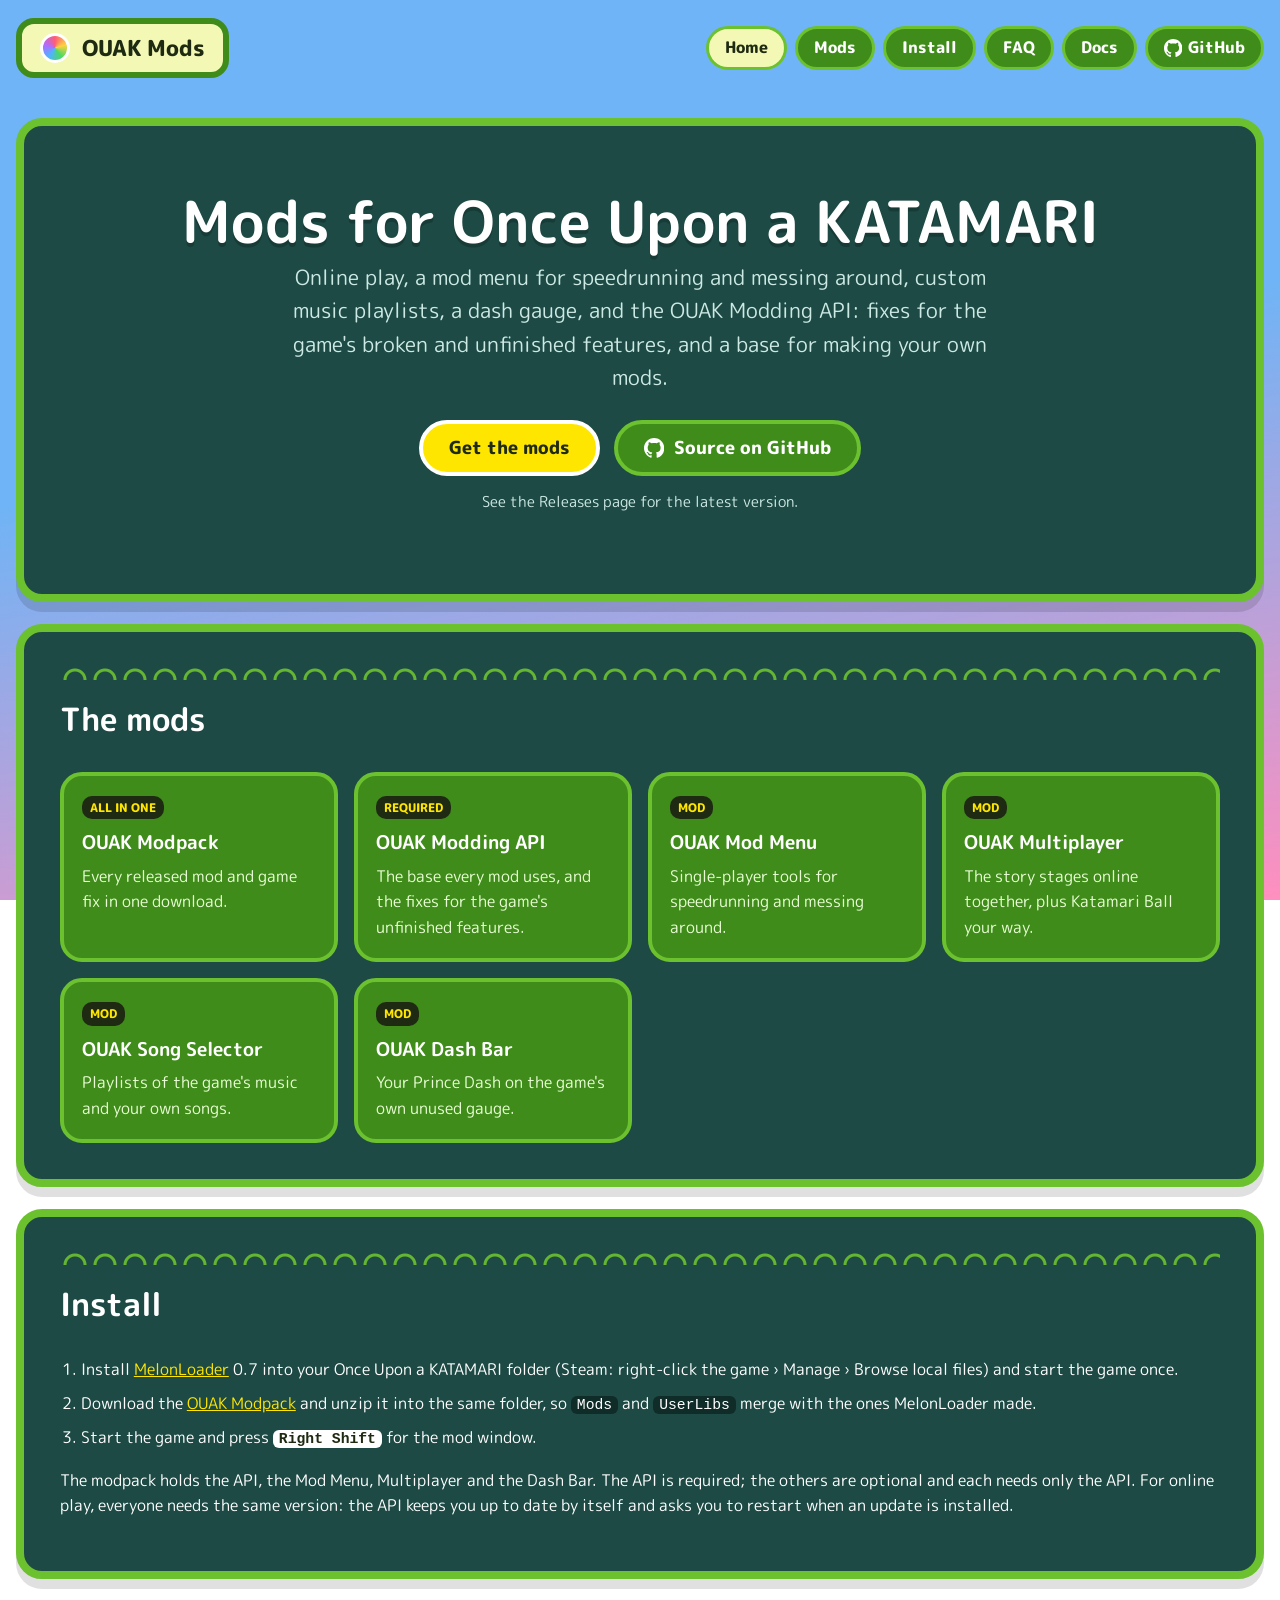
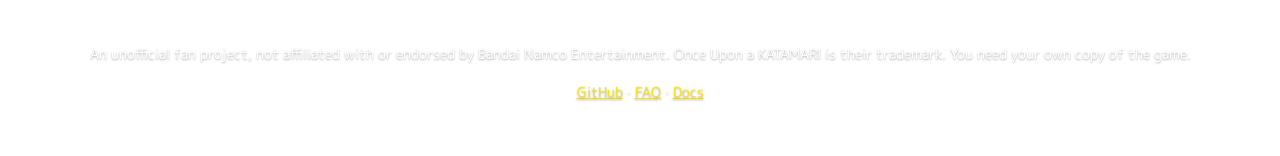
<file: index.html>
<!doctype html>
<html lang="en">
<head>
<meta charset="utf-8">
<meta name="viewport" content="width=device-width, initial-scale=1">
<title>OUAK Mods</title>
<meta name="description" content="Fan-made mods for Once Upon a KATAMARI: the OUAK Modding API, Mod Menu, Multiplayer, Song Selector and Dash Bar.">
<link rel="stylesheet" href="style.css?v=6">
</head>
<body>
<svg width="0" height="0" style="position:absolute" aria-hidden="true">
  <symbol id="gh" viewBox="0 0 16 16"><path fill="currentColor" d="M8 0C3.58 0 0 3.58 0 8c0 3.54 2.29 6.53 5.47 7.59.4.07.55-.17.55-.38 0-.19-.01-.82-.01-1.49-2.01.37-2.53-.49-2.69-.94-.09-.23-.48-.94-.82-1.13-.28-.15-.68-.52-.01-.53.63-.01 1.08.58 1.23.82.72 1.21 1.87.87 2.33.66.07-.52.28-.87.51-1.07-1.78-.2-3.64-.89-3.64-3.95 0-.87.31-1.59.82-2.15-.08-.2-.36-1.02.08-2.12 0 0 .67-.21 2.2.82.64-.18 1.32-.27 2-.27.68 0 1.36.09 2 .27 1.53-1.04 2.2-.82 2.2-.82.44 1.1.16 1.92.08 2.12.51.56.82 1.27.82 2.15 0 3.07-1.87 3.75-3.65 3.95.29.25.54.73.54 1.48 0 1.07-.01 1.93-.01 2.2 0 .21.15.46.55.38A8.013 8.013 0 0016 8c0-4.42-3.58-8-8-8z"/></symbol>
</svg>
<header class="top">
  <div class="wrap">
    <a class="brand" href="index.html"><span class="ball" aria-hidden="true"></span>OUAK Mods</a>
    <nav aria-label="Main">
      <ul>
        <li><a href="index.html" aria-current="page">Home</a></li>
        <li><a href="mods.html">Mods</a></li>
        <li><a href="index.html#install">Install</a></li>
        <li><a href="faq.html">FAQ</a></li>
        <li><a href="docs.html">Docs</a></li>
        <li><a class="icon-link" href="https://github.com/nmlacker/OUAK-Mods" aria-label="GitHub"><svg class="ico" aria-hidden="true"><use href="#gh"/></svg>GitHub</a></li>
      </ul>
    </nav>
  </div>
</header>

<main class="wrap">
  <section class="panel hero">
    <h1>Mods for Once Upon a KATAMARI</h1>
    <p class="lead">Online play, a mod menu for speedrunning and messing around, custom music playlists, a dash gauge, and the OUAK Modding API: fixes for the game's broken and unfinished features, and a base for making your own mods.</p>
    <div class="buttons">
      <a class="btn" href="mods.html">Get the mods</a>
      <a class="btn secondary" href="https://github.com/nmlacker/OUAK-Mods"><svg class="ico" aria-hidden="true"><use href="#gh"/></svg>Source on GitHub</a>
    </div>
    <p class="release" id="release" aria-live="polite">Checking the latest release…</p>
  </section>

  <section class="panel" aria-labelledby="mods-title">
    <div class="scallop" aria-hidden="true"></div>
    <h2 id="mods-title">The mods</h2>
    <div class="grid">
      <a class="card linkcard" href="mods.html"><span class="tag">ALL IN ONE</span><h3>OUAK Modpack</h3><p>Every released mod and game fix in one download.</p></a>
      <a class="card linkcard" href="mods.html#api"><span class="tag">REQUIRED</span><h3>OUAK Modding API</h3><p>The base every mod uses, and the fixes for the game's unfinished features.</p></a>
      <a class="card linkcard" href="mods.html#modmenu"><span class="tag">MOD</span><h3>OUAK Mod Menu</h3><p>Single-player tools for speedrunning and messing around.</p></a>
      <a class="card linkcard" href="mods.html#multiplayer"><span class="tag">MOD</span><h3>OUAK Multiplayer</h3><p>The story stages online together, plus Katamari Ball your way.</p></a>
      <a class="card linkcard" href="mods.html#songselector"><span class="tag">MOD</span><h3>OUAK Song Selector</h3><p>Playlists of the game's music and your own songs.</p></a>
      <a class="card linkcard" href="mods.html#dashbar"><span class="tag">MOD</span><h3>OUAK Dash Bar</h3><p>Your Prince Dash on the game's own unused gauge.</p></a>
    </div>
  </section>

  <section class="panel" id="install" aria-labelledby="install-title">
    <div class="scallop" aria-hidden="true"></div>
    <h2 id="install-title">Install</h2>
    <ol class="steps">
      <li>Install <a href="https://melonwiki.xyz/">MelonLoader</a> 0.7 into your Once Upon a KATAMARI folder (Steam: right-click the game › Manage › Browse local files) and start the game once.</li>
      <li>Download the <a href="mods.html">OUAK Modpack</a> and unzip it into the same folder, so <code>Mods</code> and <code>UserLibs</code> merge with the ones MelonLoader made.</li>
      <li>Start the game and press <kbd>Right Shift</kbd> for the mod window.</li>
    </ol>
    <p>The modpack holds the API, the Mod Menu, Multiplayer and the Dash Bar. The API is required; the others are optional and each needs only the API. For online play, everyone needs the same version: the API keeps you up to date by itself and asks you to restart when an update is installed.</p>
  </section>
</main>

<footer>
  <div class="wrap">
    <p>An unofficial fan project, not affiliated with or endorsed by Bandai Namco Entertainment. Once Upon a KATAMARI is their trademark. You need your own copy of the game.</p>
    <p><a href="https://github.com/nmlacker/OUAK-Mods">GitHub</a> · <a href="faq.html">FAQ</a> · <a href="docs.html">Docs</a></p>
  </div>
</footer>

<script>
(async function () {
  const out = document.getElementById("release");
  try {
    const r = await fetch("https://api.github.com/repos/nmlacker/OUAK-Mods/releases/latest", { headers: { Accept: "application/vnd.github+json" } });
    if (!r.ok) { out.textContent = "No release has been published yet. Check back soon."; return; }
    const rel = await r.json();
    const date = new Date(rel.published_at).toLocaleDateString(undefined, { year: "numeric", month: "long", day: "numeric" });
    out.textContent = "Latest: " + rel.tag_name + " · " + date;
  } catch (e) {
    out.textContent = "See the Releases page for the latest version.";
  }
})();
</script>
</body>
</html>
</file>
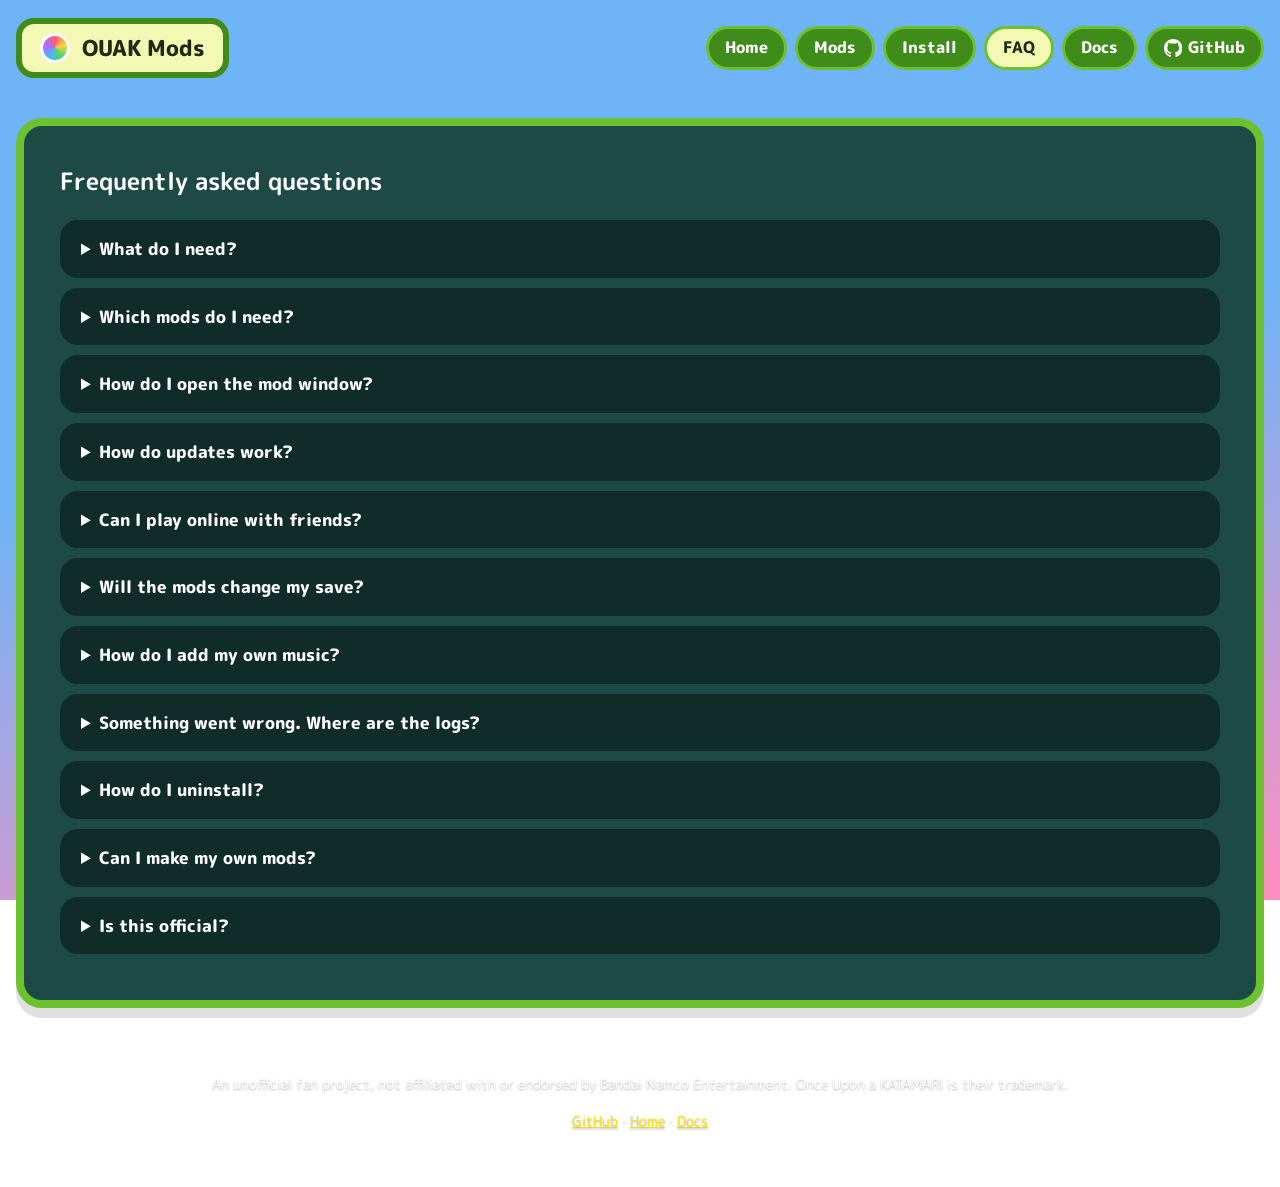
<file: faq.html>
<!doctype html>
<html lang="en">
<head>
<meta charset="utf-8">
<meta name="viewport" content="width=device-width, initial-scale=1">
<title>OUAK Mods FAQ</title>
<meta name="description" content="Questions about installing and using the OUAK mods for Once Upon a KATAMARI.">
<link rel="stylesheet" href="style.css?v=6">
</head>
<body>
<svg width="0" height="0" style="position:absolute" aria-hidden="true">
  <symbol id="gh" viewBox="0 0 16 16"><path fill="currentColor" d="M8 0C3.58 0 0 3.58 0 8c0 3.54 2.29 6.53 5.47 7.59.4.07.55-.17.55-.38 0-.19-.01-.82-.01-1.49-2.01.37-2.53-.49-2.69-.94-.09-.23-.48-.94-.82-1.13-.28-.15-.68-.52-.01-.53.63-.01 1.08.58 1.23.82.72 1.21 1.87.87 2.33.66.07-.52.28-.87.51-1.07-1.78-.2-3.64-.89-3.64-3.95 0-.87.31-1.59.82-2.15-.08-.2-.36-1.02.08-2.12 0 0 .67-.21 2.2.82.64-.18 1.32-.27 2-.27.68 0 1.36.09 2 .27 1.53-1.04 2.2-.82 2.2-.82.44 1.1.16 1.92.08 2.12.51.56.82 1.27.82 2.15 0 3.07-1.87 3.75-3.65 3.95.29.25.54.73.54 1.48 0 1.07-.01 1.93-.01 2.2 0 .21.15.46.55.38A8.013 8.013 0 0016 8c0-4.42-3.58-8-8-8z"/></symbol>
</svg>
<header class="top">
  <div class="wrap">
    <a class="brand" href="index.html"><span class="ball" aria-hidden="true"></span>OUAK Mods</a>
    <nav aria-label="Main">
      <ul>
        <li><a href="index.html">Home</a></li>
        <li><a href="mods.html">Mods</a></li>
        <li><a href="index.html#install">Install</a></li>
        <li><a href="faq.html" aria-current="page">FAQ</a></li>
        <li><a href="docs.html">Docs</a></li>
        <li><a class="icon-link" href="https://github.com/nmlacker/OUAK-Mods" aria-label="GitHub"><svg class="ico" aria-hidden="true"><use href="#gh"/></svg>GitHub</a></li>
      </ul>
    </nav>
  </div>
</header>

<main class="wrap">
  <section class="panel" aria-labelledby="faq-title">
    <h1 id="faq-title" style="margin-top: 0;">Frequently asked questions</h1>

    <details>
      <summary>What do I need?</summary>
      <p>Once Upon a KATAMARI on Windows (Steam) and MelonLoader 0.7. The mods are made for the game as it is on Steam; a game update can break them until the mods are updated.</p>
    </details>

    <details>
      <summary>Which mods do I need?</summary>
      <p>The OUAK Modding API always; it's what the other mods are built on. The <a href="mods.html">modpack</a> also holds the Mod Menu, Multiplayer and the Dash Bar; the Song Selector comes later. None of them needs another, only the API, so you can also <a href="mods.html">download them one at a time</a>.</p>
    </details>

    <details>
      <summary>How do I open the mod window?</summary>
      <p>Press <kbd>Right Shift</kbd> in game. Every installed mod adds its tabs to that one window. You can rebind the key in its Keys tab, and a controller can move through it too.</p>
    </details>

    <details>
      <summary>How do updates work?</summary>
      <p>The API checks for a new release each time the game starts and installs it in the background. Once it has, a message asks you to restart the game or quit, and the new version runs from the next start. To turn automatic updates off, set <code>AutoUpdate = false</code> under <code>[OUAKModAPI]</code> in <code>UserData/MelonPreferences.cfg</code>.</p>
    </details>

    <details>
      <summary>Can I play online with friends?</summary>
      <p>Yes, with OUAK Multiplayer: host or join from its Online tab in the mod window. Everyone in a session needs the same version, which automatic updates take care of.</p>
    </details>

    <details>
      <summary>Will the mods change my save?</summary>
      <p>The API on its own doesn't change how the game plays, apart from fixing bugs in the game's own Katamari Ball. Its fixes for unfinished features only act when a mod uses them. The Mod Menu can change your save (unlocks, for example) and makes backups you can restore from its window. Back up your save before trying anything big.</p>
    </details>

    <details>
      <summary>How do I add my own music?</summary>
      <p>With OUAK Song Selector (coming soon): put your files in its music folder (see its docs). New songs and playlists show up in game on their own, with no restart needed.</p>
    </details>

    <details>
      <summary>Something went wrong. Where are the logs?</summary>
      <p>Every game session gets its own folder in <code>UserData/OUAKModAPI/Logs/Sessions</code>, with everything that happened (<code>all.log</code>), just the problems (<code>errors.log</code>) and a file per mod. A session that crashed is marked so at the next start. Logs from online play can hold player names, so check them before you share them.</p>
    </details>

    <details>
      <summary>How do I uninstall?</summary>
      <p>Delete the OUAK files from <code>Mods</code> (they start with <code>OUAK</code>), and <code>ImGui.NET.dll</code> and <code>cimgui.dll</code> from <code>UserLibs</code>. To remove MelonLoader too, follow its own uninstall steps.</p>
    </details>

    <details>
      <summary>Can I make my own mods?</summary>
      <p>Yes. The OUAK Modding API is meant for it: start from its example mod and the <a href="docs.html">documentation</a>. Small mods can even be "hot mods" that reload while the game runs.</p>
    </details>

    <details>
      <summary>Is this official?</summary>
      <p>No. It's an unofficial fan project, not affiliated with or endorsed by Bandai Namco Entertainment. You need your own copy of the game.</p>
    </details>
  </section>
</main>

<footer>
  <div class="wrap">
    <p>An unofficial fan project, not affiliated with or endorsed by Bandai Namco Entertainment. Once Upon a KATAMARI is their trademark.</p>
    <p><a href="https://github.com/nmlacker/OUAK-Mods">GitHub</a> · <a href="index.html">Home</a> · <a href="docs.html">Docs</a></p>
  </div>
</footer>
</body>
</html>
</file>
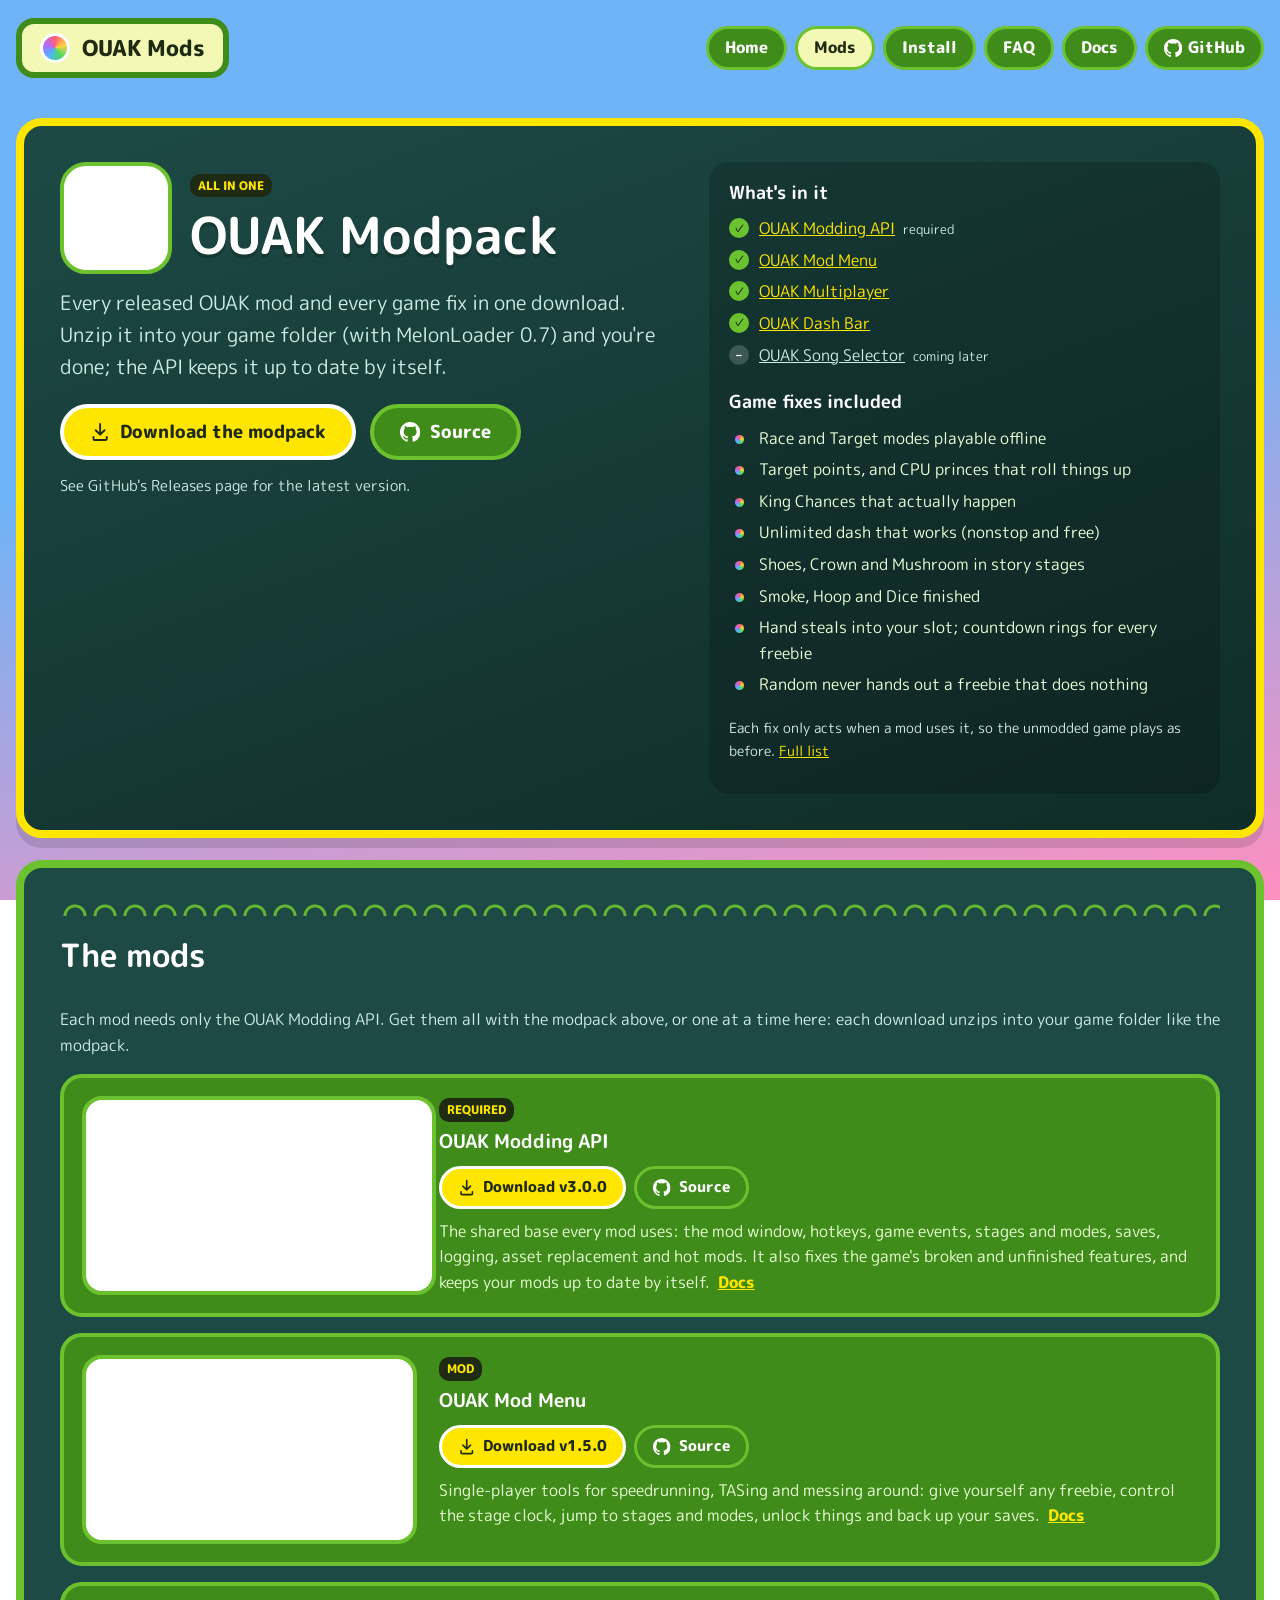
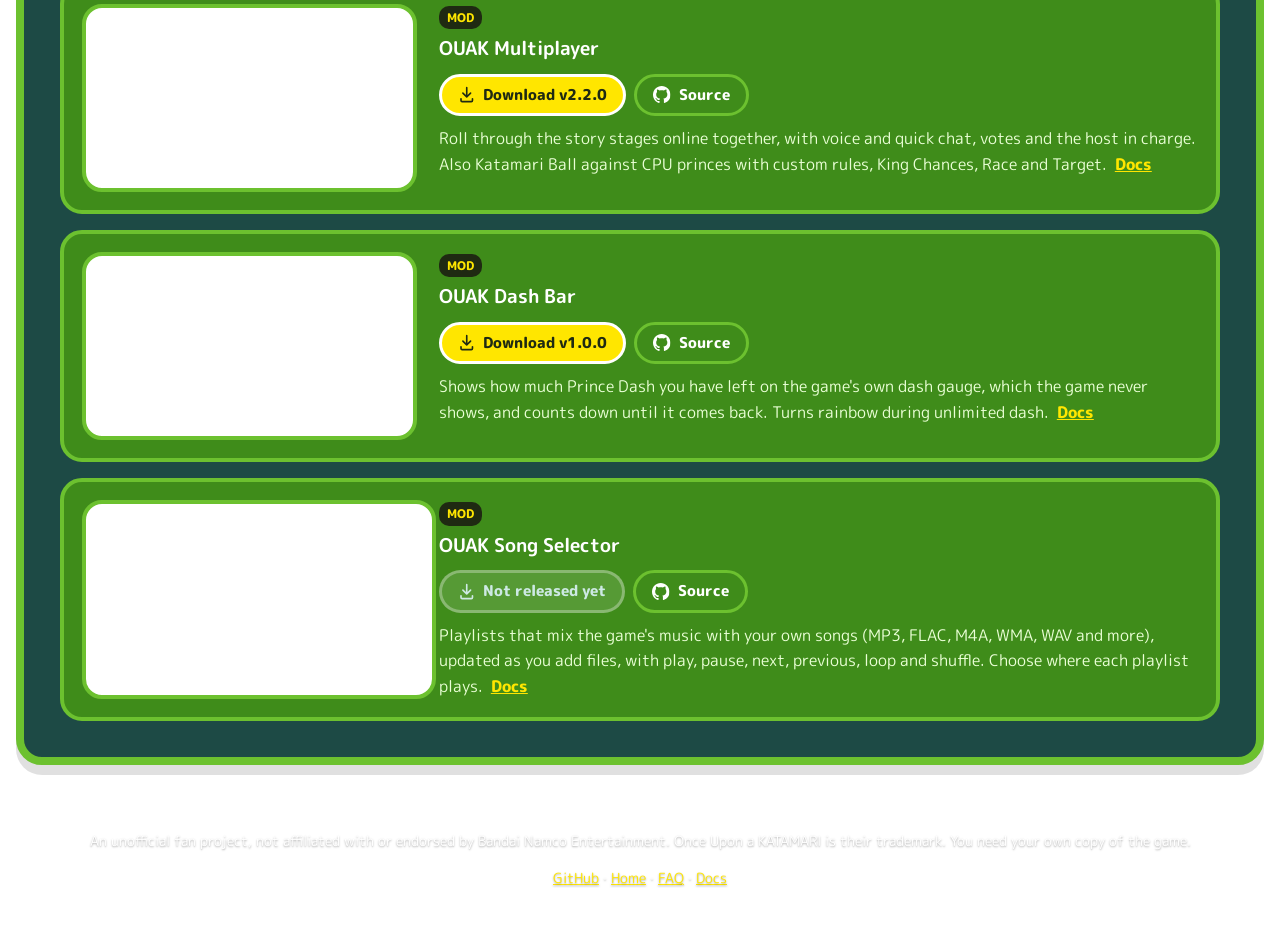
<file: mods.html>
<!doctype html>
<html lang="en">
<head>
<meta charset="utf-8">
<meta name="viewport" content="width=device-width, initial-scale=1">
<title>OUAK Mods</title>
<meta name="description" content="Every OUAK mod for Once Upon a KATAMARI, with its release and source: the OUAK Modpack, the Modding API, Mod Menu, Multiplayer, Song Selector and Dash Bar.">
<link rel="stylesheet" href="style.css?v=6">
</head>
<body>
<svg width="0" height="0" style="position:absolute" aria-hidden="true">
  <symbol id="gh" viewBox="0 0 16 16"><path fill="currentColor" d="M8 0C3.58 0 0 3.58 0 8c0 3.54 2.29 6.53 5.47 7.59.4.07.55-.17.55-.38 0-.19-.01-.82-.01-1.49-2.01.37-2.53-.49-2.69-.94-.09-.23-.48-.94-.82-1.13-.28-.15-.68-.52-.01-.53.63-.01 1.08.58 1.23.82.72 1.21 1.87.87 2.33.66.07-.52.28-.87.51-1.07-1.78-.2-3.64-.89-3.64-3.95 0-.87.31-1.59.82-2.15-.08-.2-.36-1.02.08-2.12 0 0 .67-.21 2.2.82.64-.18 1.32-.27 2-.27.68 0 1.36.09 2 .27 1.53-1.04 2.2-.82 2.2-.82.44 1.1.16 1.92.08 2.12.51.56.82 1.27.82 2.15 0 3.07-1.87 3.75-3.65 3.95.29.25.54.73.54 1.48 0 1.07-.01 1.93-.01 2.2 0 .21.15.46.55.38A8.013 8.013 0 0016 8c0-4.42-3.58-8-8-8z"/></symbol>
  <symbol id="dl" viewBox="0 0 16 16"><path fill="currentColor" d="M7.25 1.5a.75.75 0 011.5 0v6.69l2.22-2.22a.75.75 0 111.06 1.06l-3.5 3.5a.75.75 0 01-1.06 0l-3.5-3.5a.75.75 0 111.06-1.06l2.22 2.22V1.5zM2 11.75a.75.75 0 011.5 0v1.5c0 .14.11.25.25.25h8.5a.25.25 0 00.25-.25v-1.5a.75.75 0 011.5 0v1.5A1.75 1.75 0 0112.25 15h-8.5A1.75 1.75 0 012 13.25v-1.5z"/></symbol>
</svg>
<header class="top">
  <div class="wrap">
    <a class="brand" href="index.html"><span class="ball" aria-hidden="true"></span>OUAK Mods</a>
    <nav aria-label="Main">
      <ul>
        <li><a href="index.html">Home</a></li>
        <li><a href="mods.html" aria-current="page">Mods</a></li>
        <li><a href="index.html#install">Install</a></li>
        <li><a href="faq.html">FAQ</a></li>
        <li><a href="docs.html">Docs</a></li>
        <li><a class="icon-link" href="https://github.com/nmlacker/OUAK-Mods" aria-label="GitHub"><svg class="ico" aria-hidden="true"><use href="#gh"/></svg>GitHub</a></li>
      </ul>
    </nav>
  </div>
</header>

<main class="wrap">
  <section class="panel modpack" aria-labelledby="pack-title">
    <div class="pack-main">
      <div class="pack-head">
        <div class="pic big" aria-hidden="true"><!-- gameplay clip later: <img src="images/modpack.gif" alt=""> --></div>
        <div>
          <span class="tag">ALL IN ONE</span>
          <h1 id="pack-title">OUAK Modpack</h1>
        </div>
      </div>
      <p class="lead">Every released OUAK mod and every game fix in one download. Unzip it into your game folder (with MelonLoader 0.7) and you're done; the API keeps it up to date by itself.</p>
      <div class="buttons left">
        <a class="btn" id="pack-dl" href="https://github.com/nmlacker/OUAK-Mods/releases/latest/download/OUAK_Mods.zip"><svg class="ico" aria-hidden="true"><use href="#dl"/></svg><span id="pack-dl-label">Download the modpack</span></a>
        <a class="btn secondary" id="pack-src" href="https://github.com/nmlacker/OUAK-Mods"><svg class="ico" aria-hidden="true"><use href="#gh"/></svg>Source</a>
      </div>
      <p class="release" id="pack-release" aria-live="polite">Checking the latest release…</p>
    </div>
    <div class="pack-side">
      <h2>What's in it</h2>
      <ul class="checks">
        <li class="yes"><a href="#api">OUAK Modding API</a> <span>required</span></li>
        <li class="yes"><a href="#modmenu">OUAK Mod Menu</a></li>
        <li class="yes"><a href="#multiplayer">OUAK Multiplayer</a></li>
        <li class="yes"><a href="#dashbar">OUAK Dash Bar</a></li>
        <li class="no"><a href="#songselector">OUAK Song Selector</a> <span>coming later</span></li>
      </ul>
      <h2>Game fixes included</h2>
      <ul class="fixes">
        <li>Race and Target modes playable offline</li>
        <li>Target points, and CPU princes that roll things up</li>
        <li>King Chances that actually happen</li>
        <li>Unlimited dash that works (nonstop and free)</li>
        <li>Shoes, Crown and Mushroom in story stages</li>
        <li>Smoke, Hoop and Dice finished</li>
        <li>Hand steals into your slot; countdown rings for every freebie</li>
        <li>Random never hands out a freebie that does nothing</li>
      </ul>
      <p class="fine">Each fix only acts when a mod uses it, so the unmodded game plays as before. <a href="docs.html?doc=api">Full list</a></p>
    </div>
    <details class="notes" id="pack-notes" hidden>
      <summary>What's new in <span id="pack-notes-tag">this release</span></summary>
      <div id="pack-notes-body"></div>
    </details>
  </section>

  <section class="panel" aria-labelledby="mods-title">
    <div class="scallop" aria-hidden="true"></div>
    <h2 id="mods-title">The mods</h2>
    <p class="muted">Each mod needs only the OUAK Modding API. Get them all with the modpack above, or one at a time here: each download unzips into your game folder like the modpack.</p>
    <div class="grid mods">
      <article class="card mod" id="api" data-asset="OUAKModAPI">
        <div class="pic" aria-hidden="true"><!-- gameplay clip later: <img src="images/api.gif" alt=""> --></div>
        <div class="mod-title">
          <span class="tag">REQUIRED</span>
          <h3>OUAK Modding API</h3>
          <div class="links">
            <a class="btn small rel" href="https://github.com/nmlacker/OUAK-Mods/releases/latest/download/OUAKModAPI-3.0.0.zip"><svg class="ico" aria-hidden="true"><use href="#dl"/></svg><span>Download v3.0.0</span></a>
            <a class="btn small secondary" href="https://github.com/nmlacker/OUAK-Mods/tree/main/OUAKModAPI"><svg class="ico" aria-hidden="true"><use href="#gh"/></svg>Source</a>
          </div>
        </div>
        <p class="desc">The shared base every mod uses: the mod window, hotkeys, game events, stages and modes, saves, logging, asset replacement and hot mods. It also fixes the game's broken and unfinished features, and keeps your mods up to date by itself. <a class="doclink" href="docs.html?doc=api">Docs</a></p>
      </article>
      <article class="card mod" id="modmenu" data-asset="OUAKModMenu">
        <div class="pic" aria-hidden="true"><!-- gameplay clip later: <img src="images/modmenu.gif" alt=""> --></div>
        <div class="mod-title">
          <span class="tag">MOD</span>
          <h3>OUAK Mod Menu</h3>
          <div class="links">
            <a class="btn small rel" href="https://github.com/nmlacker/OUAK-Mods/releases/latest/download/OUAKModMenu-1.5.0.zip"><svg class="ico" aria-hidden="true"><use href="#dl"/></svg><span>Download v1.5.0</span></a>
            <a class="btn small secondary" href="https://github.com/nmlacker/OUAK-Mods/tree/main/OUAKModMenu"><svg class="ico" aria-hidden="true"><use href="#gh"/></svg>Source</a>
          </div>
        </div>
        <p class="desc">Single-player tools for speedrunning, TASing and messing around: give yourself any freebie, control the stage clock, jump to stages and modes, unlock things and back up your saves. <a class="doclink" href="docs.html?doc=modmenu">Docs</a></p>
      </article>
      <article class="card mod" id="multiplayer" data-asset="OUAKMultiplayer">
        <div class="pic" aria-hidden="true"><!-- gameplay clip later: <img src="images/multiplayer.gif" alt=""> --></div>
        <div class="mod-title">
          <span class="tag">MOD</span>
          <h3>OUAK Multiplayer</h3>
          <div class="links">
            <a class="btn small rel" href="https://github.com/nmlacker/OUAK-Mods/releases/latest/download/OUAKMultiplayer-2.2.0.zip"><svg class="ico" aria-hidden="true"><use href="#dl"/></svg><span>Download v2.2.0</span></a>
            <a class="btn small secondary" href="https://github.com/nmlacker/OUAK-Mods/tree/main/OUAKMultiplayer"><svg class="ico" aria-hidden="true"><use href="#gh"/></svg>Source</a>
          </div>
        </div>
        <p class="desc">Roll through the story stages online together, with voice and quick chat, votes and the host in charge. Also Katamari Ball against CPU princes with custom rules, King Chances, Race and Target. <a class="doclink" href="docs.html?doc=multiplayer">Docs</a></p>
      </article>
      <article class="card mod" id="dashbar" data-asset="OUAKDashBar">
        <div class="pic" aria-hidden="true"><!-- gameplay clip later: <img src="images/dashbar.gif" alt=""> --></div>
        <div class="mod-title">
          <span class="tag">MOD</span>
          <h3>OUAK Dash Bar</h3>
          <div class="links">
            <a class="btn small rel" href="https://github.com/nmlacker/OUAK-Mods/releases/latest/download/OUAKDashBar-1.0.0.zip"><svg class="ico" aria-hidden="true"><use href="#dl"/></svg><span>Download v1.0.0</span></a>
            <a class="btn small secondary" href="https://github.com/nmlacker/OUAK-Mods/tree/main/OUAKDashBar"><svg class="ico" aria-hidden="true"><use href="#gh"/></svg>Source</a>
          </div>
        </div>
        <p class="desc">Shows how much Prince Dash you have left on the game's own dash gauge, which the game never shows, and counts down until it comes back. Turns rainbow during unlimited dash. <a class="doclink" href="docs.html?doc=dashbar">Docs</a></p>
      </article>
      <article class="card mod" id="songselector" data-asset="OUAKSongSelector">
        <div class="pic" aria-hidden="true"><!-- gameplay clip later: <img src="images/songselector.gif" alt=""> --></div>
        <div class="mod-title">
          <span class="tag">MOD</span>
          <h3>OUAK Song Selector</h3>
          <div class="links">
            <span class="btn small rel off" aria-disabled="true"><svg class="ico" aria-hidden="true"><use href="#dl"/></svg><span>Not released yet</span></span>
            <a class="btn small secondary" href="https://github.com/nmlacker/OUAK-Mods/tree/main/OUAKSongSelector"><svg class="ico" aria-hidden="true"><use href="#gh"/></svg>Source</a>
          </div>
        </div>
        <p class="desc">Playlists that mix the game's music with your own songs (MP3, FLAC, M4A, WMA, WAV and more), updated as you add files, with play, pause, next, previous, loop and shuffle. Choose where each playlist plays. <a class="doclink" href="docs.html?doc=songselector">Docs</a></p>
      </article>
    </div>
  </section>
</main>

<footer>
  <div class="wrap">
    <p>An unofficial fan project, not affiliated with or endorsed by Bandai Namco Entertainment. Once Upon a KATAMARI is their trademark. You need your own copy of the game.</p>
    <p><a href="https://github.com/nmlacker/OUAK-Mods">GitHub</a> · <a href="index.html">Home</a> · <a href="faq.html">FAQ</a> · <a href="docs.html">Docs</a></p>
  </div>
</footer>

<script>
(async function () {
  const repo = "nmlacker/OUAK-Mods";
  const out = document.getElementById("pack-release");
  let releases;
  try {
    const r = await fetch("https://api.github.com/repos/" + repo + "/releases?per_page=30", { headers: { Accept: "application/vnd.github+json" } });
    if (!r.ok) throw new Error(r.status);
    releases = (await r.json()).filter(x => !x.draft && !x.prerelease);
  } catch (e) {
    out.textContent = "See GitHub's Releases page for the latest version.";
    return;
  }
  const fmt = d => new Date(d).toLocaleDateString(undefined, { year: "numeric", month: "long", day: "numeric" });

  // The modpack: the newest release that has OUAK_Mods.zip.
  const pack = releases.find(x => x.assets.some(a => a.name === "OUAK_Mods.zip"));
  if (!pack) {
    out.textContent = "No release has been published yet. Check back soon.";
  } else {
    out.textContent = "Version " + pack.tag_name + " · " + fmt(pack.published_at);
    document.getElementById("pack-dl-label").textContent = "Download the modpack v" + pack.tag_name;
    document.getElementById("pack-src").href = "https://github.com/" + repo + "/archive/refs/tags/" + encodeURIComponent(pack.tag_name) + ".zip";
    document.getElementById("pack-src").lastChild.textContent = "Source (" + pack.tag_name + ")";
    if (pack.body) {
      document.getElementById("pack-notes-tag").textContent = pack.tag_name;
      const body = document.getElementById("pack-notes-body");
      for (const para of pack.body.split(/\r?\n\s*\r?\n/)) {
        const p = document.createElement("p");
        p.textContent = para.trim();   // text only, never HTML
        if (p.textContent) body.appendChild(p);
      }
      document.getElementById("pack-notes").hidden = false;
    }
  }

  // Each mod: its own zip in the newest release that has one ("OUAKDashBar-1.0.0.zip"), with the mod's version.
  for (const card of document.querySelectorAll(".card.mod")) {
    const prefix = card.dataset.asset.toLowerCase() + "-";
    let asset = null;
    for (const x of releases) {
      asset = x.assets.find(a => a.name.toLowerCase().startsWith(prefix) && a.name.toLowerCase().endsWith(".zip"));
      if (asset) break;
    }
    const rel = card.querySelector(".rel");
    if (!asset) {
      // No zip of its own yet: an unreleased mod keeps "Not released yet"; the others point at the releases.
      if (!rel.classList.contains("off")) rel.href = "https://github.com/" + repo + "/releases/latest";
      continue;
    }
    const ver = asset.name.slice(prefix.length, -4);
    const a = document.createElement("a");
    a.className = "btn small rel";
    a.href = asset.browser_download_url;
    a.innerHTML = rel.innerHTML;
    a.querySelector("span").textContent = "Download v" + ver;
    rel.replaceWith(a);
  }
})();
</script>
</body>
</html>
</file>
<file: style.css>
@import url("https://fonts.googleapis.com/css2?family=M+PLUS+Rounded+1c:wght@500;700;800&display=swap");

:root {
  --sky: #6fb4f6;
  --pink: #ff8fbf;
  --green: #6cc12f;
  --green-dark: #3f8c1a;
  --panel: #1d4a45;
  --panel-deep: #0f2c29;
  --cream: #f3f8b4;
  --ink: #1f2a12;
  --yellow: #ffe600;
  --text: #ffffff;
  --muted: #cde9e4;
  --radius: 26px;
}

* { box-sizing: border-box; }
html { scroll-behavior: smooth; }
body {
  margin: 0;
  font-family: "M PLUS Rounded 1c", system-ui, sans-serif;
  color: var(--text);
  background: linear-gradient(170deg, var(--sky) 0%, var(--sky) 45%, var(--pink) 100%) fixed;
  line-height: 1.6;
}
a { color: var(--yellow); }
a:hover { color: #fff59a; }

.wrap { width: min(1440px, 100% - 32px); margin: 0 auto; }

/* header */
.top { padding: 18px 0; }
.top .wrap { display: flex; flex-wrap: wrap; align-items: center; gap: 12px 24px; justify-content: space-between; }
.brand {
  display: inline-flex; align-items: center; gap: 12px;
  background: var(--cream); color: var(--ink); text-decoration: none;
  border: 6px solid var(--green-dark); border-radius: 18px; padding: 6px 18px;
  font-weight: 800; font-size: 1.4rem;
}
.brand .ball { width: 30px; height: 30px; border-radius: 50%; background: conic-gradient(#ff5d73, #ffd23f, #4cd964, #4fb3ff, #b06cff, #ff5d73); border: 3px solid #fff; }
nav ul { list-style: none; display: flex; flex-wrap: wrap; gap: 8px; margin: 0; padding: 0; }
nav a {
  display: inline-block; text-decoration: none; color: #fff; font-weight: 800;
  background: var(--green-dark); border: 3px solid var(--green); border-radius: 22px; padding: 6px 16px;
}
nav a[aria-current="page"], nav a:hover { background: var(--cream); color: var(--ink); }

/* panels */
.panel {
  background: var(--panel); border: 8px solid var(--green); border-radius: var(--radius);
  padding: clamp(18px, 4vw, 36px); margin: 22px 0;
  box-shadow: 0 10px 0 rgba(0, 0, 0, 0.12);
}
.panel h2 { margin-top: 0; font-size: clamp(1.4rem, 3vw, 2rem); }
.scallop { height: 18px; margin: -6px 0 14px;
  background-image: radial-gradient(circle at 50% 100%, transparent 8px, var(--green) 9px, var(--green) 11px, transparent 12px);
  background-size: 30px 18px; background-repeat: repeat-x; opacity: 0.9; }

.hero { text-align: center; padding: clamp(28px, 6vw, 64px) clamp(18px, 4vw, 40px); }
.hero h1 { margin: 0 0 8px; font-size: clamp(2rem, 6vw, 3.6rem); line-height: 1.1; text-shadow: 0 4px 0 rgba(0,0,0,0.18); }
.hero p.lead { font-size: clamp(1.05rem, 2.2vw, 1.3rem); color: var(--muted); max-width: 720px; margin: 0 auto 26px; }

.buttons { display: flex; flex-wrap: wrap; gap: 14px; justify-content: center; }
.btn {
  display: inline-flex; align-items: center; gap: 10px; min-height: 52px;
  text-decoration: none; font-weight: 800; font-size: 1.1rem;
  border-radius: 30px; padding: 10px 26px; border: 4px solid #fff;
  background: var(--yellow); color: var(--ink);
}
.btn.secondary { background: var(--green-dark); color: #fff; border-color: var(--green); }
.btn:hover { transform: translateY(-2px); color: var(--ink); }
.btn.secondary:hover { color: #fff; }
.release { margin-top: 14px; font-size: 0.95rem; color: var(--muted); }

.grid { display: grid; grid-template-columns: repeat(auto-fit, minmax(240px, 1fr)); gap: 16px; }
.card {
  background: var(--green-dark); border: 4px solid var(--green); border-radius: 22px; padding: 18px;
}
.card h3 { margin: 0 0 6px; font-size: 1.2rem; }
.card p { margin: 0; color: #eaffd6; }
.tag { display: inline-block; font-size: 0.75rem; font-weight: 800; background: var(--ink); color: var(--yellow); border-radius: 10px; padding: 2px 8px; margin-bottom: 8px; }

ol.steps { padding-left: 1.3em; }
ol.steps li { margin: 8px 0; }
code, kbd { font-family: ui-monospace, "Cascadia Code", Consolas, monospace; background: var(--panel-deep); border-radius: 6px; padding: 1px 6px; font-size: 0.92em; }
kbd { background: #fff; color: var(--ink); font-weight: 700; }

/* FAQ */
details { background: var(--panel-deep); border-radius: 18px; padding: 12px 18px; margin: 10px 0; border: 3px solid transparent; }
details[open] { border-color: var(--green); }
summary { cursor: pointer; font-weight: 800; font-size: 1.08rem; }
details p, details ul { color: var(--muted); max-width: 95ch; }

/* docs */
.docs-layout { display: flex; flex-wrap: wrap; gap: 20px; align-items: flex-start; }
.docs-nav { flex: 1 1 220px; }
.docs-nav a { display: block; text-decoration: none; color: #fff; font-weight: 700; padding: 8px 14px; border-radius: 16px; margin: 4px 0; background: var(--green-dark); }
.docs-nav a.active { background: var(--cream); color: var(--ink); }
.docs-body { flex: 999 1 560px; min-width: 0; }
.md { color: #f2fff0; max-width: 110ch; }
.md h1, .md h2, .md h3 { line-height: 1.25; }
.md h1 { font-size: 1.9rem; }
.md pre { background: var(--panel-deep); border-radius: 14px; padding: 14px; overflow-x: auto; }
.md pre code { background: none; padding: 0; }
.md table { border-collapse: collapse; display: block; overflow-x: auto; margin: 12px 0; }
.md th, .md td { border: 2px solid var(--green-dark); padding: 6px 10px; vertical-align: top; }
.md th { background: var(--green-dark); }
.md img { max-width: 100%; }

/* icons */
.ico { width: 1.15em; height: 1.15em; flex: none; }
nav a.icon-link { display: inline-flex; align-items: center; gap: 6px; }

/* mods page */
.muted { color: var(--muted); margin-top: 0; }
.fine { font-size: 0.9rem; color: var(--muted); }
.buttons.left { justify-content: flex-start; }
.modpack { display: grid; grid-template-columns: minmax(0, 1.2fr) minmax(0, 1fr); gap: 12px 36px; align-items: start;
  background: linear-gradient(160deg, var(--panel) 0%, var(--panel-deep) 100%); border-color: var(--yellow); }
.modpack h1 { margin: 4px 0 10px; font-size: clamp(2rem, 5vw, 3.2rem); line-height: 1.1; text-shadow: 0 4px 0 rgba(0,0,0,0.18); }
.modpack .lead { color: var(--muted); font-size: clamp(1.02rem, 2vw, 1.25rem); margin: 0 0 22px; max-width: 62ch; }
.modpack .release { text-align: left; }
.pack-side { background: rgba(0,0,0,0.18); border-radius: 20px; padding: 16px 20px; }
.pack-side h2 { font-size: 1.15rem; margin: 0 0 6px; }
.pack-side h2 + ul { margin-top: 0; }
.pack-side ul { list-style: none; padding: 0; margin: 0 0 16px; }
.pack-side li { padding: 3px 0 3px 30px; position: relative; }
.checks li::before { position: absolute; left: 0; top: 5px; width: 20px; height: 20px; border-radius: 50%;
  display: grid; place-items: center; font-size: 0.75rem; font-weight: 800; }
.checks li.yes::before { content: "\2713"; background: var(--green); color: var(--ink); }
.checks li.no::before { content: "\2013"; background: rgba(255,255,255,0.18); color: #fff; }
.checks li.no a { color: var(--muted); }
.checks span { font-size: 0.8rem; color: var(--muted); margin-left: 4px; }
.fixes li::before { content: ""; position: absolute; left: 6px; top: 0.75em; width: 9px; height: 9px; border-radius: 50%;
  background: conic-gradient(#ff5d73, #ffd23f, #4cd964, #4fb3ff, #b06cff, #ff5d73); }
.fixes li { color: #eaffd6; }
.modpack .notes { grid-column: 1 / -1; margin: 6px 0 0; }
.modpack .notes p { white-space: pre-line; }

.card.mod { display: flex; flex-direction: column; scroll-margin-top: 20px; }
.card.mod:target { border-color: var(--yellow); }
.card.mod p + p { margin-top: 10px; }
.card .file { font-size: 0.85rem; color: var(--muted); }
.card .links { margin-top: auto; padding-top: 16px; display: flex; flex-wrap: wrap; align-items: center; gap: 8px; }
.btn.small { min-height: 40px; font-size: 0.95rem; padding: 6px 16px; gap: 8px; border-width: 3px; }
.btn.off { background: rgba(255,255,255,0.12); color: var(--muted); border-color: rgba(255,255,255,0.3); cursor: default; }
.btn.off:hover { transform: none; color: var(--muted); }
.doclink { font-weight: 800; margin-left: 4px; }

@media (max-width: 760px) {
  .modpack { grid-template-columns: minmax(0, 1fr); }
}

.pic { background: #fff; border: 4px solid var(--green); border-radius: 20px; overflow: hidden; }
.pic img, .pic video { display: block; width: 100%; height: 100%; object-fit: cover; }
.pic.big { width: 112px; height: 112px; flex: none; border-radius: 26px; }
.pack-head { display: flex; align-items: center; gap: 18px; margin-bottom: 12px; }
.pack-head h1 { margin: 2px 0 0; }
.grid.mods { grid-template-columns: minmax(0, 1fr); }
/* A mod card: the picture is the left column, as tall as the card; name, buttons and description beside it. */
.card.mod { display: grid; grid-template-columns: clamp(220px, 30%, 420px) minmax(0, 1fr); grid-template-rows: auto 1fr; gap: 10px 22px; }
.card.mod > .pic { grid-column: 1; grid-row: 1 / 3; aspect-ratio: 16 / 9; height: 100%; }
.card.mod > .mod-title { grid-column: 2; grid-row: 1; min-width: 0; }
.card.mod > .desc { grid-column: 2; grid-row: 2; margin: 0; max-width: 90ch; }
.mod-title .tag { margin-bottom: 4px; }
.mod-title h3 { margin: 0 0 10px; }
.card.mod .links { margin-top: 0; padding-top: 0; }
@media (max-width: 560px) {
  /* Phones: the picture across the top, 16:9 like a clip. */
  .card.mod { grid-template-columns: minmax(0, 1fr); grid-template-rows: auto; }
  .card.mod > .pic, .card.mod > .mod-title, .card.mod > .desc { grid-column: 1; grid-row: auto; }
  .card.mod > .pic { min-height: 0; height: auto; aspect-ratio: 16 / 9; }
  .pic.big { width: 80px; height: 80px; }
}

@media (min-width: 1500px) {
  body { font-size: 17px; }
  .grid.mods { gap: 20px; }
  .card.mod { padding: 20px; }
  .mod-title h3 { font-size: 1.4rem; }
  .pic.big { width: 140px; height: 140px; }
  .modpack { gap: 12px 56px; }
}

a.linkcard { text-decoration: none; color: #fff; display: block; }
a.linkcard:hover { border-color: var(--yellow); transform: translateY(-2px); color: #fff; }

footer { padding: 28px 0 40px; text-align: center; color: #fff; font-size: 0.9rem; text-shadow: 0 1px 2px rgba(0,0,0,0.35); }

@media (max-width: 600px) {
  .brand { font-size: 1.15rem; }
  .btn { width: 100%; justify-content: center; }
  .btn.small { width: auto; }
}
</file>
